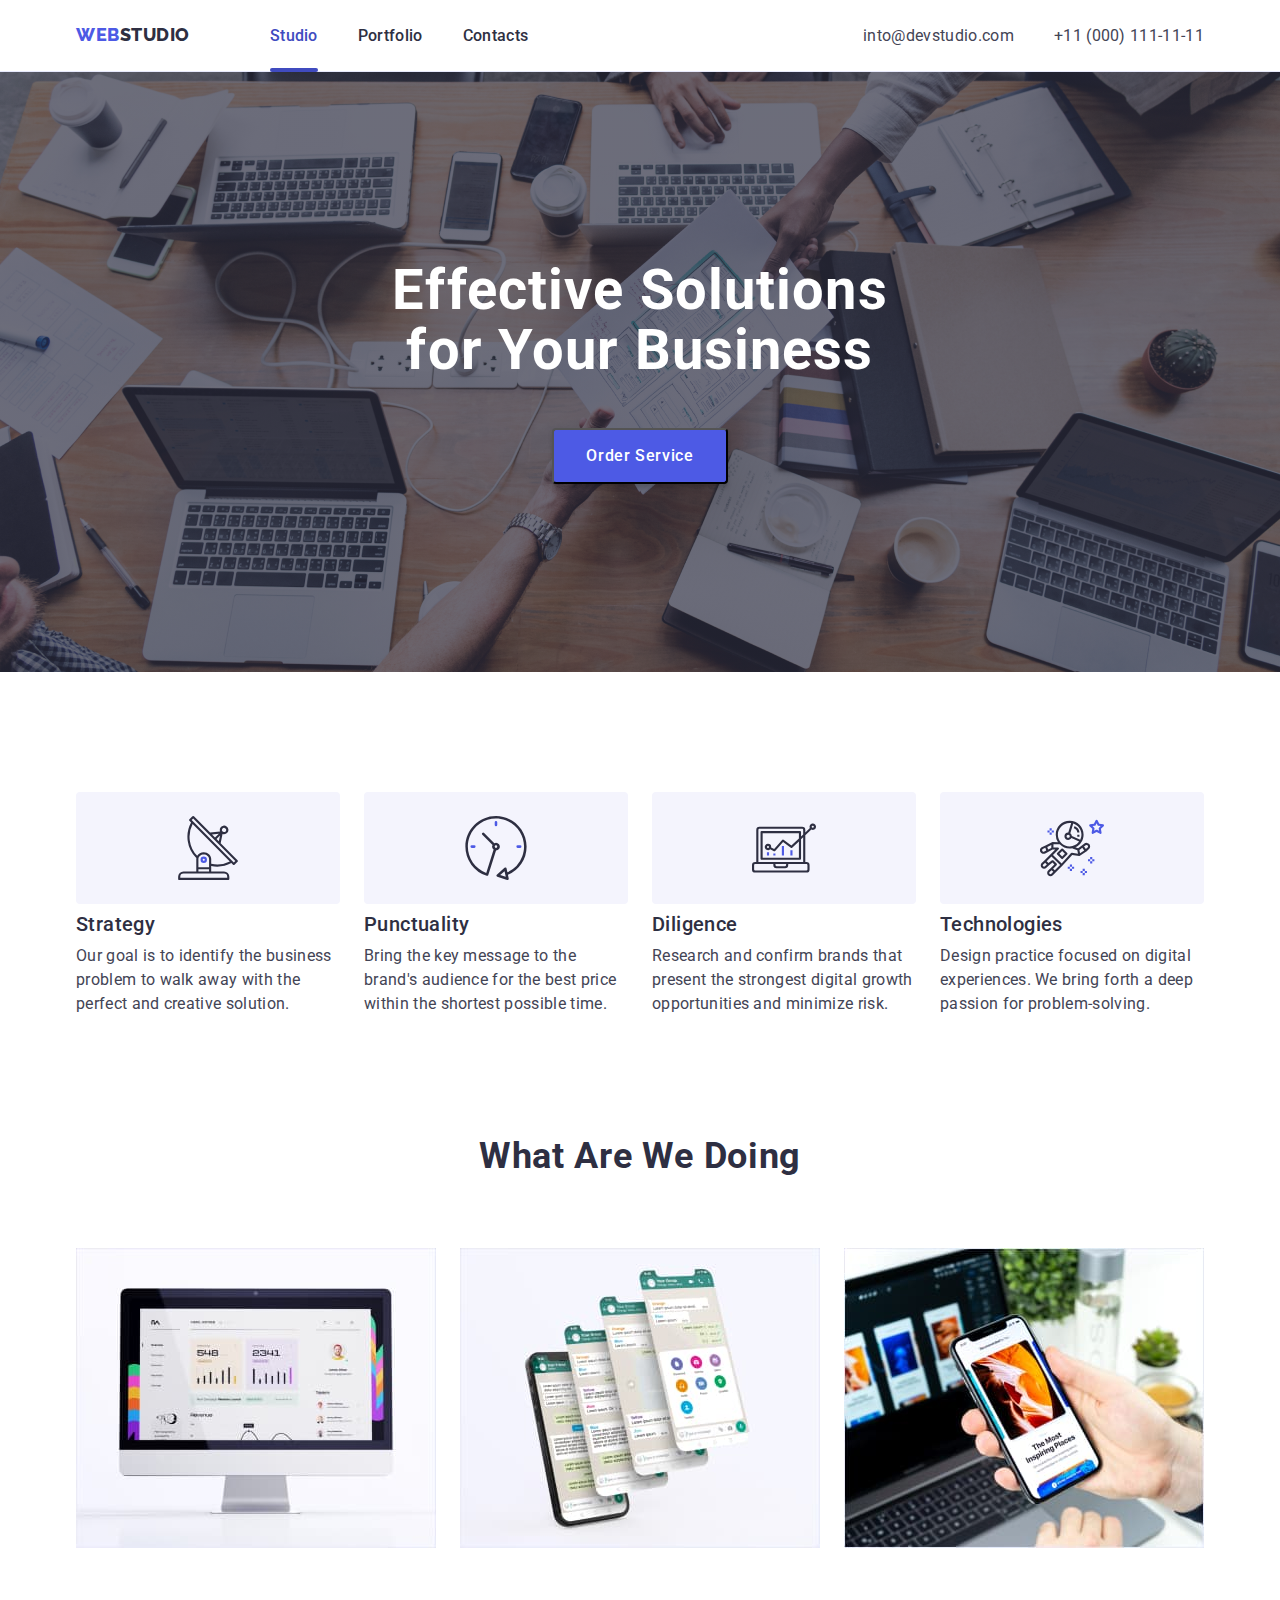
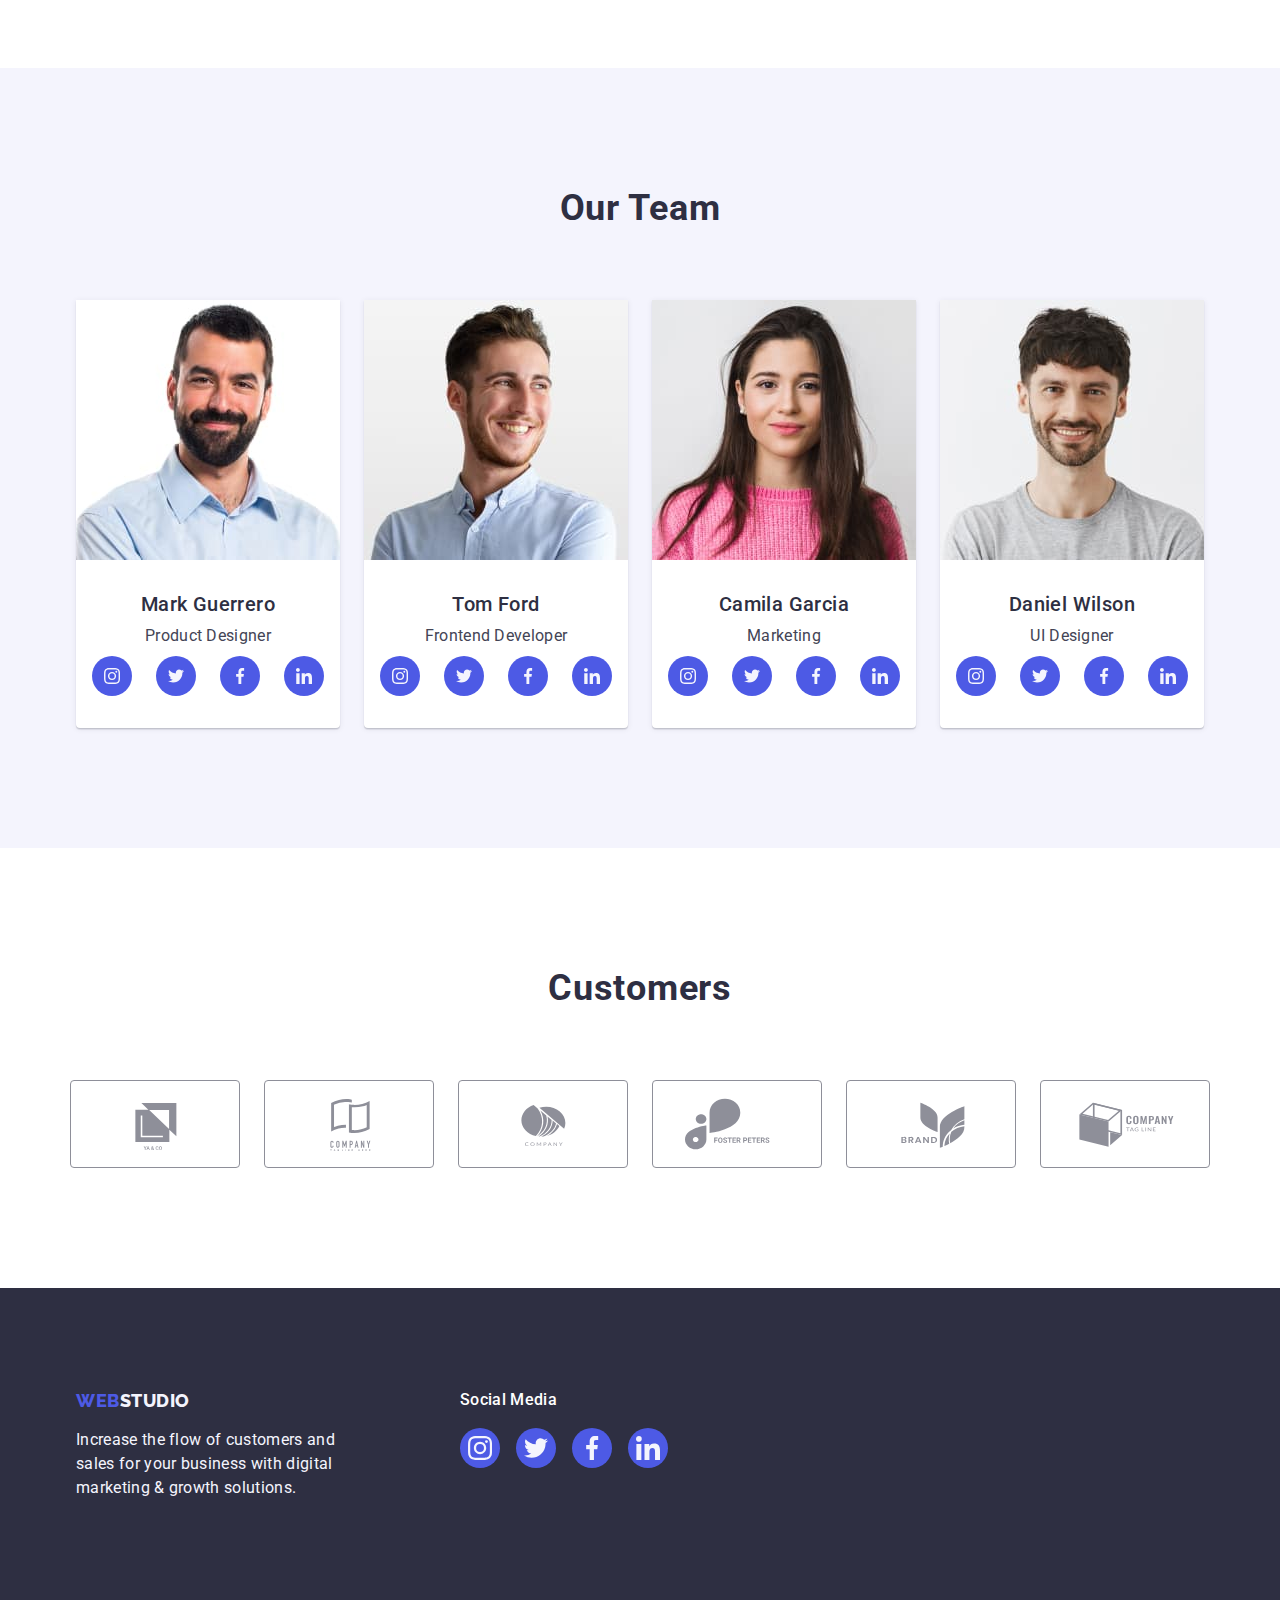
<file: index.html>
<!DOCTYPE html>
<html lang="en">
  <head>
    <meta charset="UTF-8" />
    <meta name="viewport" content="width=device-width, initial-scale=1.0" />
    <title>Main Page</title>

    <link
      rel="stylesheet"
      href="https://cdnjs.cloudflare.com/ajax/libs/modern-normalize/2.0.0/modern-normalize.min.css"
    />

    <link
      href="https://fonts.googleapis.com/css2?family=Raleway:wght@800&family=Roboto:wght@400;500;700;900&display=swap"
      rel="stylesheet"
    />

    <link rel="stylesheet" href="css/styles.css" />
  </head>
  <body>
    <header class="page-header">
      <div class="container">
        <div class="top-line">
          <nav class="navigation">
            <a href="index.html" class="logo"
              ><p>WEB<span class="header-logo">STUDIO</span></p></a
            >
            <ul class="menu-nav">
              <li class="menu-nav-item">
                <a href="index.html" class="nav-link active-link">Studio</a>
              </li>
              <li class="menu-nav-item">
                <a href="portfolio.html" class="nav-link">Portfolio</a>
              </li>
              <li class="menu-nav-item">
                <a href="#contacts" class="nav-link">Contacts</a>
              </li>
            </ul>
          </nav>

          <address class="address-menu">
            <ul class="address-links">
              <li class="address-links-item">
                <a href="mailto:into@devstudio.com" class="mail-link"
                  >into@devstudio.com</a
                >
              </li>

              <li class="address-links-item">
                <a href="tel:+110001111111" class="tel-link"
                  >+11 (000) 111-11-11</a
                >
              </li>
            </ul>
          </address>
        </div>
      </div>
    </header>

    <main>
      <section class="section hero-section">
        <div class="container hero-container">
          <h1 class="main-header">
            Effective Solutions <br />
            for Your Business
          </h1>
          <button type="button" class="button-order-service" data-modal-open>
            Order Service
          </button>
        </div>
      </section>

      <section class="section features">
        <div class="container">
          <h2 hidden class="section-header">Features</h2>
          <ul class="features-list">
            <li class="features-list-item">
              <div class="feature-icon-container">
                <svg class="feature-icon" width="64" height="64">
                  <use href="images/icons.svg#icon-antenna"></use>
                </svg>
              </div>
              <h3 class="feature-item">Strategy</h3>
              <p class="feature-item-content">
                Our goal is to identify the business problem to walk away with
                the perfect and creative solution.
              </p>
            </li>
            <li class="features-list-item">
              <div class="feature-icon-container">
                <svg class="feature-icon" width="64" height="64">
                  <use href="images/icons.svg#icon-clock"></use>
                </svg>
              </div>
              <h3 class="feature-item">Punctuality</h3>
              <p class="feature-item-content">
                Bring the key message to the brand's audience for the best price
                within the shortest possible time.
              </p>
            </li>
            <li class="features-list-item">
              <div class="feature-icon-container">
                <svg class="feature-icon" width="64" height="64">
                  <use href="images/icons.svg#icon-diagram"></use>
                </svg>
              </div>
              <h3 class="feature-item">Diligence</h3>
              <p class="feature-item-content">
                Research and confirm brands that present the strongest digital
                growth opportunities and minimize risk.
              </p>
            </li>
            <li class="features-list-item">
              <div class="feature-icon-container">
                <svg class="feature-icon" width="64" height="64">
                  <use href="images/icons.svg#icon-astronaut"></use>
                </svg>
              </div>
              <h3 class="feature-item">Technologies</h3>
              <p class="feature-item-content">
                Design practice focused on digital experiences. We bring forth a
                deep passion for problem-solving.
              </p>
            </li>
          </ul>
        </div>
      </section>

      <section class="section what-are-we-doing">
        <div class="container">
          <h2 class="section-header">What Are We Doing</h2>
          <ul class="what-we-do">
            <li class="we-do-item">
              <img
                src="images/whatarewedoing-img1.jpg"
                alt="data analytics"
                width="360"
              />
            </li>
            <li class="we-do-item">
              <img
                src="images/whatarewedoing-img2.jpg"
                alt="messaging apps"
                width="360"
              />
            </li>
            <li class="we-do-item">
              <img
                src="images/whatarewedoing-img3.jpg"
                alt="webpages"
                width="360"
              />
            </li>
          </ul>
        </div>
      </section>

      <section class="section our-team">
        <div class="container">
          <h2 class="section-header">Our Team</h2>
          <ul class="team-list">
            <li class="team-card">
              <img
                src="images/mark-guerrero.jpg"
                alt="mark guerrero photo"
                width="264"
              />
              <div class="card-content">
                <h3 class="team-member">Mark Guerrero</h3>
                <p class="member-title">Product Designer</p>
                <ul class="member-icons">
                  <li class="link-icon-container">
                    <a href="#instagram" class="media-link">
                      <svg class="link-icon" width="16" height="16">
                        <use href="images/icons.svg#icon-instagram"></use>
                      </svg>
                    </a>
                  </li>
                  <li class="link-icon-container">
                    <a href="#twitter" class="media-link">
                      <svg class="link-icon" width="16" height="16">
                        <use href="images/icons.svg#icon-twitter"></use>
                      </svg>
                    </a>
                  </li>
                  <li class="link-icon-container">
                    <a href="#facebook" class="media-link">
                      <svg class="link-icon" width="16" height="16">
                        <use href="images/icons.svg#icon-facebook"></use>
                      </svg>
                    </a>
                  </li>
                  <li class="link-icon-container">
                    <a href="#linkedin" class="media-link"
                      ><svg class="link-icon" width="16" height="16">
                        <use href="images/icons.svg#icon-linkedin"></use>
                      </svg>
                    </a>
                  </li>
                </ul>
              </div>
            </li>
            <li class="team-card">
              <img src="images/tom-ford.jpg" alt="tom ford photo" width="264" />
              <div class="card-content">
                <h3 class="team-member">Tom Ford</h3>
                <p class="member-title">Frontend Developer</p>
                <ul class="member-icons">
                  <li class="link-icon-container">
                    <a href="#instagram" class="media-link">
                      <svg class="link-icon" width="16" height="16">
                        <use href="images/icons.svg#icon-instagram"></use>
                      </svg>
                    </a>
                  </li>
                  <li class="link-icon-container">
                    <a href="#twitter" class="media-link">
                      <svg class="link-icon" width="16" height="16">
                        <use href="images/icons.svg#icon-twitter"></use>
                      </svg>
                    </a>
                  </li>
                  <li class="link-icon-container">
                    <a href="#facebook" class="media-link">
                      <svg class="link-icon" width="16" height="16">
                        <use href="images/icons.svg#icon-facebook"></use>
                      </svg>
                    </a>
                  </li>
                  <li class="link-icon-container">
                    <a href="#linkedin" class="media-link"
                      ><svg class="link-icon" width="16" height="16">
                        <use href="images/icons.svg#icon-linkedin"></use>
                      </svg>
                    </a>
                  </li>
                </ul>
              </div>
            </li>
            <li class="team-card">
              <img
                src="images/camila-garcia.jpg"
                alt="camila garcia photo"
                width="264"
              />
              <div class="card-content">
                <h3 class="team-member">Camila Garcia</h3>
                <p class="member-title">Marketing</p>
                <ul class="member-icons">
                  <li class="link-icon-container">
                    <a href="#instagram" class="media-link">
                      <svg class="link-icon" width="16" height="16">
                        <use href="images/icons.svg#icon-instagram"></use>
                      </svg>
                    </a>
                  </li>
                  <li class="link-icon-container">
                    <a href="#twitter" class="media-link">
                      <svg class="link-icon" width="16" height="16">
                        <use href="images/icons.svg#icon-twitter"></use>
                      </svg>
                    </a>
                  </li>
                  <li class="link-icon-container">
                    <a href="#facebook" class="media-link">
                      <svg class="link-icon" width="16" height="16">
                        <use href="images/icons.svg#icon-facebook"></use>
                      </svg>
                    </a>
                  </li>
                  <li class="link-icon-container">
                    <a href="#linkedin" class="media-link"
                      ><svg class="link-icon" width="16" height="16">
                        <use href="images/icons.svg#icon-linkedin"></use>
                      </svg>
                    </a>
                  </li>
                </ul>
              </div>
            </li>
            <li class="team-card">
              <img
                src="images/daniel-wilson.jpg"
                alt="daniel wilson photo"
                width="264"
              />
              <div class="card-content">
                <h3 class="team-member">Daniel Wilson</h3>
                <p class="member-title">UI Designer</p>
                <ul class="member-icons">
                  <li class="link-icon-container">
                    <a href="#instagram" class="media-link">
                      <svg class="link-icon" width="16" height="16">
                        <use href="images/icons.svg#icon-instagram"></use>
                      </svg>
                    </a>
                  </li>
                  <li class="link-icon-container">
                    <a href="#twitter" class="media-link">
                      <svg class="link-icon" width="16" height="16">
                        <use href="images/icons.svg#icon-twitter"></use>
                      </svg>
                    </a>
                  </li>
                  <li class="link-icon-container">
                    <a href="#facebook" class="media-link">
                      <svg class="link-icon" width="16" height="16">
                        <use href="images/icons.svg#icon-facebook"></use>
                      </svg>
                    </a>
                  </li>
                  <li class="link-icon-container">
                    <a href="#linkedin" class="media-link"
                      ><svg class="link-icon" width="16" height="16">
                        <use href="images/icons.svg#icon-linkedin"></use>
                      </svg>
                    </a>
                  </li>
                </ul>
              </div>
            </li>
          </ul>
        </div>
      </section>

      <section class="section customers">
        <div class="container">
          <h2 class="section-header">Customers</h2>
          <ul class="customer-list">
            <li class="customer-container">
              <a href="#client1" class="customer-link">
                <svg class="customer-logo" width="104" height="56">
                  <use href="images/icons.svg#icon-client-1"></use>
                </svg>
              </a>
            </li>
            <li class="customer-container">
              <a href="#client2" class="customer-link">
                <svg class="customer-logo" width="104" height="56">
                  <use href="images/icons.svg#icon-client-2"></use>
                </svg>
              </a>
            </li>
            <li class="customer-container">
              <a href="#client3" class="customer-link">
                <svg class="customer-logo" width="104" height="56">
                  <use href="images/icons.svg#icon-client-3"></use>
                </svg>
              </a>
            </li>
            <li class="customer-container">
              <a href="#client4" class="customer-link">
                <svg class="customer-logo" width="104" height="56">
                  <use href="images/icons.svg#icon-client-4"></use>
                </svg>
              </a>
            </li>
            <li class="customer-container">
              <a href="#client5" class="customer-link">
                <svg class="customer-logo" width="104" height="56">
                  <use href="images/icons.svg#icon-client-5"></use>
                </svg>
              </a>
            </li>
            <li class="customer-container">
              <a href="#client6" class="customer-link">
                <svg class="customer-logo" width="104" height="56">
                  <use href="images/icons.svg#icon-client-6"></use>
                </svg>
              </a>
            </li>
          </ul>
        </div>
      </section>
    </main>

    <footer class="page-footer">
      <div class="container">
        <div class="footer-about">
          <a href="index.html" class="logo"
            ><p>WEB<span class="footer-studio">STUDIO</span></p></a
          >
          <p class="footer-text">
            Increase the flow of customers and sales for your business with
            digital marketing & growth solutions.
          </p>
        </div>
        <div class="footer-social">
          <h3 class="footer-social-media">Social Media</h3>
          <ul class="social-icons">
            <li class="link-icon-container">
              <a href="#instagram" class="media-link">
                <svg class="link-icon" width="24" height="24">
                  <use href="images/icons.svg#icon-instagram"></use>
                </svg>
              </a>
            </li>
            <li class="link-icon-container">
              <a href="#twitter" class="media-link">
                <svg class="link-icon" width="24" height="24">
                  <use href="images/icons.svg#icon-twitter"></use>
                </svg>
              </a>
            </li>
            <li class="link-icon-container">
              <a href="#facebook" class="media-link">
                <svg class="link-icon" width="24" height="24">
                  <use href="images/icons.svg#icon-facebook"></use>
                </svg>
              </a>
            </li>
            <li class="link-icon-container">
              <a href="#linkedin" class="media-link"
                ><svg class="link-icon" width="24" height="24">
                  <use href="images/icons.svg#icon-linkedin"></use>
                </svg>
              </a>
            </li>
          </ul>
        </div>
      </div>
    </footer>

    <div class="modal is-hidden" data-modal>
      <div class="modal-box">
        <svg class="close-button" width="24px" height="24px" data-modal-close>
          <use href="images/icons.svg#icon-close"></use>
        </svg>
      </div>
    </div>

    <script src="./js/modal.js"></script>
  </body>
</html>
</file>
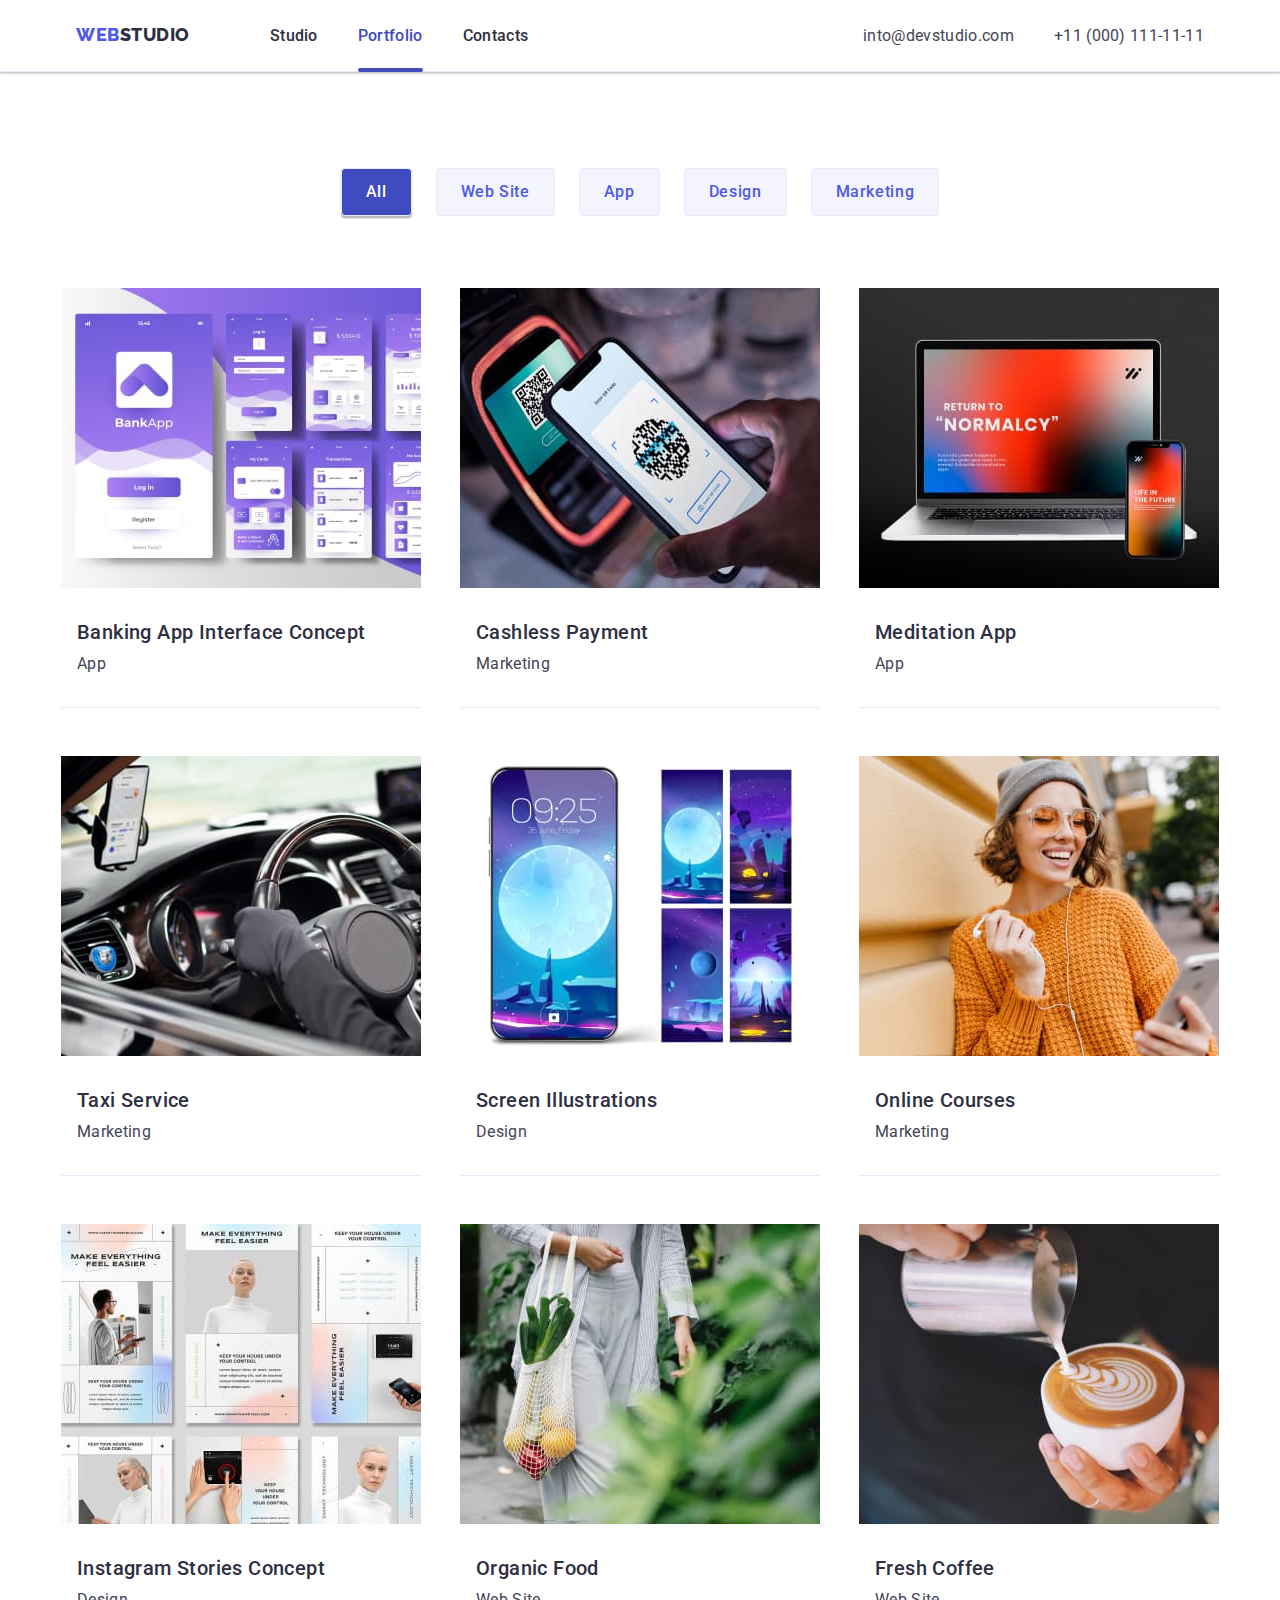
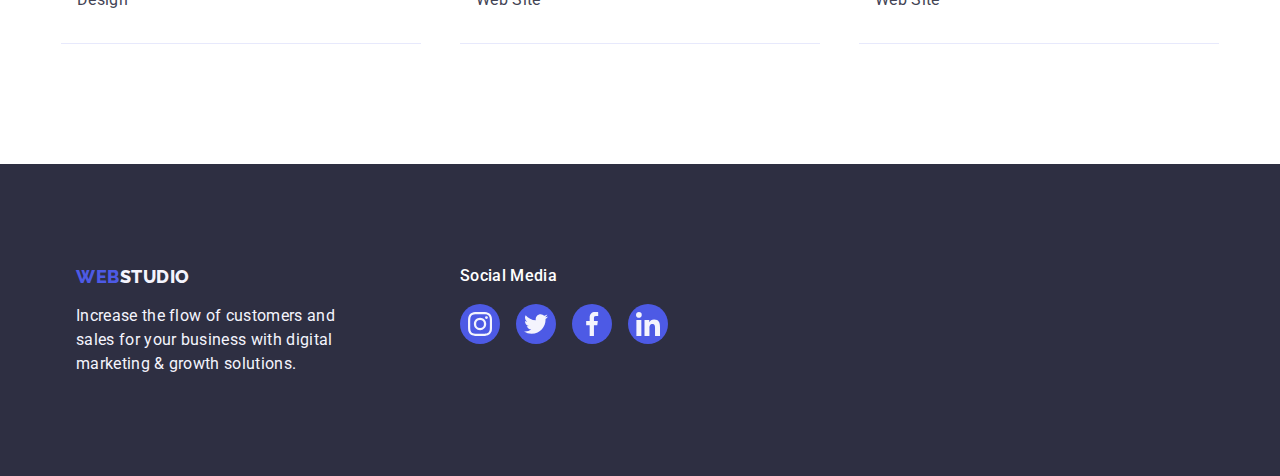
<file: portfolio.html>
<!DOCTYPE html>
<html lang="en">
  <head>
    <meta charset="UTF-8" />
    <meta name="viewport" content="width=device-width, initial-scale=1.0" />
    <title>Portfolio</title>

    <link
      rel="stylesheet"
      href="https://cdnjs.cloudflare.com/ajax/libs/modern-normalize/2.0.0/modern-normalize.min.css"
    />

    <link
      href="https://fonts.googleapis.com/css2?family=Raleway:wght@800&family=Roboto:wght@400;500;700;900&display=swap"
      rel="stylesheet"
    />

    <link rel="stylesheet" href="css/styles.css" />
  </head>
  <body>
    <header class="page-header">
      <div class="container">
        <div class="top-line">
          <nav class="navigation">
            <a href="index.html" class="logo"
              ><p>WEB<span class="header-logo">STUDIO</span></p></a
            >
            <ul class="menu-nav">
              <li class="menu-nav-item">
                <a href="index.html" class="nav-link">Studio</a>
              </li>
              <li class="menu-nav-item">
                <a href="portfolio.html" class="nav-link active-link"
                  >Portfolio</a
                >
              </li>
              <li class="menu-nav-item">
                <a href="#contacts" class="nav-link">Contacts</a>
              </li>
            </ul>
          </nav>

          <address class="address-menu">
            <ul class="address-links">
              <li class="address-links-item">
                <a href="mailto:into@devstudio.com" class="mail-link"
                  >into@devstudio.com</a
                >
              </li>

              <li class="address-links-item">
                <a href="tel:+110001111111" class="tel-link"
                  >+11 (000) 111-11-11</a
                >
              </li>
            </ul>
          </address>
        </div>
      </div>
    </header>

    <main>
      <section class="portfolio">
        <div class="container">
          <ul class="filter-list">
            <li class="filter-item">
              <button type="button" class="filter-button filter-active">
                All
              </button>
            </li>
            <li class="filter-item">
              <button type="button" class="filter-button">Web Site</button>
            </li>
            <li class="filter-item">
              <button type="button" class="filter-button">App</button>
            </li>
            <li class="filter-item">
              <button type="button" class="filter-button">Design</button>
            </li>
            <li class="filter-item">
              <button type="button" class="filter-button">Marketing</button>
            </li>
          </ul>

          <ul class="project-list">
            <li class="project-card">
              <figure class="card-image">
                <img
                  src="images/bank-interface-concept.jpg"
                  alt="banking app interface concept"
                  width="360"
                />
                <figcaption class="overlay-content">
                  14 Stylish and User-Friendly App Design Concepts · Task
                  Manager App · Calorie Tracker App · Exotic Fruit Ecommerce App
                  · Cloud Storage App
                </figcaption>
              </figure>
              <div class="project-card-content">
                <h3 class="project-title">Banking App Interface Concept</h3>
                <p class="project-type">App</p>
              </div>
            </li>
            <li class="project-card">
              <figure class="card-image">
                <img
                  src="images/cashless-payment.jpg"
                  alt="cashless payment"
                  width="360"
                />
                <figcaption class="overlay-content">
                  14 Stylish and User-Friendly App Design Concepts · Task
                  Manager App · Calorie Tracker App · Exotic Fruit Ecommerce App
                  · Cloud Storage App
                </figcaption>
              </figure>
              <div class="project-card-content">
                <h3 class="project-title">Cashless Payment</h3>
                <p class="project-type">Marketing</p>
              </div>
            </li>
            <li class="project-card">
              <figure class="card-image">
                <img
                  src="images/meditation-app.jpg"
                  alt="meditation app"
                  width="360"
                />
                <figcaption class="overlay-content">
                  14 Stylish and User-Friendly App Design Concepts · Task
                  Manager App · Calorie Tracker App · Exotic Fruit Ecommerce App
                  · Cloud Storage App
                </figcaption>
              </figure>
              <div class="project-card-content">
                <h3 class="project-title">Meditation App</h3>
                <p class="project-type">App</p>
              </div>
            </li>
            <li class="project-card">
              <figure class="card-image">
                <img
                  src="images/taxi-service.jpg"
                  alt="taxi service"
                  width="360"
                />
                <figcaption class="overlay-content">
                  14 Stylish and User-Friendly App Design Concepts · Task
                  Manager App · Calorie Tracker App · Exotic Fruit Ecommerce App
                  · Cloud Storage App
                </figcaption>
              </figure>
              <div class="project-card-content">
                <h3 class="project-title">Taxi Service</h3>
                <p class="project-type">Marketing</p>
              </div>
            </li>
            <li class="project-card">
              <figure class="card-image">
                <img
                  src="images/screen-illustrations.jpg"
                  alt="screen illustrations"
                  width="360"
                />
                <figcaption class="overlay-content">
                  14 Stylish and User-Friendly App Design Concepts · Task
                  Manager App · Calorie Tracker App · Exotic Fruit Ecommerce App
                  · Cloud Storage App
                </figcaption>
              </figure>
              <div class="project-card-content">
                <h3 class="project-title">Screen Illustrations</h3>
                <p class="project-type">Design</p>
              </div>
            </li>
            <li class="project-card">
              <figure class="card-image">
                <img
                  src="images/online-courses.jpg"
                  alt="online courses"
                  width="360"
                />
                <figcaption class="overlay-content">
                  14 Stylish and User-Friendly App Design Concepts · Task
                  Manager App · Calorie Tracker App · Exotic Fruit Ecommerce App
                  · Cloud Storage App
                </figcaption>
              </figure>
              <div class="project-card-content">
                <h3 class="project-title">Online Courses</h3>
                <p class="project-type">Marketing</p>
              </div>
            </li>
            <li class="project-card">
              <figure class="card-image">
                <img
                  src="images/instagram-stories-concept.jpg"
                  alt="instagram stories concept"
                  width="360"
                />
                <figcaption class="overlay-content">
                  14 Stylish and User-Friendly App Design Concepts · Task
                  Manager App · Calorie Tracker App · Exotic Fruit Ecommerce App
                  · Cloud Storage App
                </figcaption>
              </figure>
              <div class="project-card-content">
                <h3 class="project-title">Instagram Stories Concept</h3>
                <p class="project-type">Design</p>
              </div>
            </li>
            <li class="project-card">
              <figure class="card-image">
                <img
                  src="images/organic-food.jpg"
                  alt="organic food"
                  width="360"
                />
                <figcaption class="overlay-content">
                  14 Stylish and User-Friendly App Design Concepts · Task
                  Manager App · Calorie Tracker App · Exotic Fruit Ecommerce App
                  · Cloud Storage App
                </figcaption>
              </figure>
              <div class="project-card-content">
                <h3 class="project-title">Organic Food</h3>
                <p class="project-type">Web Site</p>
              </div>
            </li>
            <li class="project-card">
              <figure class="card-image">
                <img
                  src="images/fresh-coffee.jpg"
                  alt="fresh coffee"
                  width="360"
                />
                <figcaption class="overlay-content">
                  14 Stylish and User-Friendly App Design Concepts · Task
                  Manager App · Calorie Tracker App · Exotic Fruit Ecommerce App
                  · Cloud Storage App
                </figcaption>
              </figure>
              <div class="project-card-content">
                <h3 class="project-title">Fresh Coffee</h3>
                <p class="project-type">Web Site</p>
              </div>
            </li>
          </ul>
        </div>
      </section>
    </main>

    <footer class="page-footer">
      <div class="container">
        <div class="footer-about">
          <a href="index.html" class="logo"
            ><p>WEB<span class="footer-studio">STUDIO</span></p></a
          >
          <p class="footer-text">
            Increase the flow of customers and sales for your business with
            digital marketing & growth solutions.
          </p>
        </div>
        <div class="footer-social">
          <h3 class="footer-social-media">Social Media</h3>
          <ul class="social-icons">
            <li class="link-icon-container">
              <a href="#instagram" class="media-link">
                <svg class="link-icon" width="24" height="24">
                  <use href="images/icons.svg#icon-instagram"></use>
                </svg>
              </a>
            </li>
            <li class="link-icon-container">
              <a href="#twitter" class="media-link">
                <svg class="link-icon" width="24" height="24">
                  <use href="images/icons.svg#icon-twitter"></use>
                </svg>
              </a>
            </li>
            <li class="link-icon-container">
              <a href="#facebook" class="media-link">
                <svg class="link-icon" width="24" height="24">
                  <use href="images/icons.svg#icon-facebook"></use>
                </svg>
              </a>
            </li>
            <li class="link-icon-container">
              <a href="#linkedin" class="media-link"
                ><svg class="link-icon" width="24" height="24">
                  <use href="images/icons.svg#icon-linkedin"></use>
                </svg>
              </a>
            </li>
          </ul>
        </div>
      </div>
    </footer>
  </body>
</html>
</file>
<file: css/styles.css>
/*##########################################*/
/* General Declarations */
/*##########################################*/

:root {
  --IRIS: #4d5ae5;
  --OCEAN: #404bbf;
  --NAVY-BLUE: #2e2f42;
  --GREEN: #31d0aa;
  --SLATE: #434455;
  --LIGHT-SLATE: #8e8f99;
  --CORNFLOWER: #e7e9fc;
  --CLOUD: #f4f4fd;
  --NAVY-BLUE-modal: rgba(46, 47, 66, 0.4);
  --GRAY: rgba(46, 47, 66, 0.7);
  --WHITE: #fff;
  --DAIRY: #fcfcfc;
}

* {
  box-sizing: border-box;
}

body {
  font-family: Roboto, Sans Serif;
  background: var(--WHITE);
  color: var(--SLATE);
  margin: 0px;
}

h1,
h2,
h3,
ul,
p {
  padding-left: 0;
  margin: 0px;
}

/*#########################################*/
/* Container Styles */
/*#########################################*/

.container {
  display: block;
  width: 1158px;
  padding: 0px 15px;
  margin-left: auto;
  margin-right: auto;
}

/*#########################################*/
/* Section Styles */
/*#########################################*/

.section {
  padding: 120px 0px;
}

.section-header {
  color: var(--NAVY-BLUE);
  text-align: center;
  font-size: 36px;
  line-height: 1.1111111111;
  letter-spacing: 0.72px;
  text-transform: capitalize;
}

/*#########################################*/
/* Logo Styles */
/*#########################################*/

.logo {
  text-decoration: none;
  color: var(--IRIS);
  font-family: Raleway, Sans Serif;
  font-size: 18px;
  line-height: 1.16666666;
  font-weight: 800;
  letter-spacing: 0.54px;
  text-transform: uppercase;
  align-items: center;
}

.logo > p {
  padding: 0px 0px;
}

.header-logo {
  color: var(--NAVY-BLUE);
}

.footer-studio {
  color: var(--CLOUD);
}

/*#########################################*/
/* Header Styles */
/*#########################################*/

.menu-nav,
.address-links,
.features-list,
.what-we-do,
.team-list,
.filter-list,
.project-list {
  list-style-type: none;
}

.nav-link {
  text-decoration: none;
  color: var(--NAVY-BLUE);
  font-weight: 500;
  line-height: 1.5;
  letter-spacing: 0.32px;

  transition-property: color;
  transition-duration: 250ms;
  transition-timing-function: cubic-bezier(0.4, 0, 0.2, 1);
}

.active-link,
.nav-link:hover,
.nav-link:focus,
.nav-link:active {
  color: var(--OCEAN);
}

.menu-nav-item {
  position: relative;
}

.nav-link::after {
  content: "";
  width: 100%;
  height: 4px;
  background: var(--OCEAN);
  border-radius: 2px;
  display: none;

  position: absolute;
  left: 0px;
  top: 44px;
}

.active-link::after {
  display: inline;
}

.mail-link,
.tel-link {
  text-decoration: none;
  color: var(--SLATE);
  font-style: normal;
  line-height: 1.5;
  letter-spacing: 0.32px;

  transition-property: color;
  transition-duration: 250ms;
  transition-timing-function: cubic-bezier(0.4, 0, 0.2, 1);
}

.mail-link:hover,
.tel-link:hover,
.mail-link:focus,
.tel-link:focus,
.mail-link:active,
.tel-link:active {
  color: var(--OCEAN);
}

.top-line {
  display: flex;
  justify-content: space-between;
  align-items: center;
  padding: 24px 0px 23px;
}

.page-header {
  border-bottom: 1px solid var(--CORNFLOWER, #e7e9fc);
  box-shadow: 0px 1px 6px 0px rgba(46, 47, 66, 0.08),
    0px 1px 1px 0px rgba(46, 47, 66, 0.16),
    0px 2px 1px 0px rgba(46, 47, 66, 0.08);
}

.navigation,
.menu-nav,
.address-links,
.navigation > .logo,
.menu-nav-item,
.address-links-item {
  display: inline-block;
}

.navigation > .logo {
  margin-right: 76px;
}

.menu-nav-item,
.address-links-item {
  margin-right: 36px;
}

.menu-nav-item:last-child,
.address-links-item:last-child {
  margin-right: 0px;
}

/*#########################################*/
/* Hero Styles */
/*#########################################*/

.section.hero-section {
  background-image: linear-gradient(
      rgba(46, 47, 66, 0.7),
      rgba(46, 47, 66, 0.7)
    ),
    url("../images/hero-bg-image.jpg");
  background-size: cover;
  background-repeat: no-repeat;
  background-position: center;
  padding: 188px 0px;
  max-width: 1440px;
  margin: 0 auto;
}

.container.hero-container {
  text-align: center;
}

.main-header {
  margin-left: auto;
  margin-right: auto;
  color: var(--WHITE);
  font-size: 56px;
  line-height: 1.07143;
  letter-spacing: 1.12px;
  margin-bottom: 48px;
  width: 496px;
}

.button-order-service {
  border-radius: 4px;
  background: var(--IRIS);
  box-shadow: 0px 4px 4px 0px rgba(0, 0, 0, 0.15);

  color: var(--WHITE);
  font-size: 16px;
  font-weight: 500;
  line-height: 1.5;
  letter-spacing: 0.64px;
  cursor: pointer;

  padding: 14px 32px;

  transition-property: background-color;
  transition-duration: 250ms;
  transition-timing-function: cubic-bezier(0.4, 0, 0.2, 1);
}

.button-order-service:hover,
.button-order-service:focus,
.button-order-service:active {
  background-color: var(--OCEAN);
}

/*#########################################*/
/* Index Content Styles */
/*#########################################*/

.feature-item,
.team-member,
.project-title {
  color: var(--NAVY-BLUE);
  font-size: 20px;
  font-weight: 500;
  line-height: 1.2;
  letter-spacing: 0.4px;
}

.feature-item-content,
.project-type {
  line-height: 1.5;
  letter-spacing: 0.32px;
}

.features-list {
  display: flex;
  flex-wrap: wrap;
  column-gap: 24px;
}

.features-list-item {
  flex-basis: calc((100% - 72px) / 4);
}

.feature-icon-container {
  display: block;
  padding: 24px 100px;
  margin-bottom: 8px;
  background-color: var(--CLOUD);
  border-radius: 4px;
}

.feature-icon {
  display: block;
}

.feature-item {
  margin-bottom: 8px;
}

.section.what-are-we-doing {
  padding-top: 0px;
}

.what-we-do {
  padding-top: 72px;
  display: flex;
  flex-wrap: wrap;
  column-gap: 24px;
}

.we-do-item {
  flex-basis: calc((100% - 48px) / 3);
}

.we-do-item > img {
  display: block;
}

.section.our-team {
  background: var(--CLOUD);
}

.team-list {
  padding-top: 72px;
  display: flex;
  flex-wrap: wrap;
  column-gap: 24px;
}

.team-card {
  flex-basis: calc((100% - 72px) / 4);
  background: var(--WHITE);
  padding-bottom: 32px;
  border-radius: 0px 0px 4px 4px;
  background: --WHITE;
  box-shadow: 0px 2px 1px 0px rgba(46, 47, 66, 0.08),
    0px 1px 1px 0px rgba(46, 47, 66, 0.16),
    0px 1px 6px 0px rgba(46, 47, 66, 0.08);
}

.team-card > img {
  display: block;
  margin-bottom: 32px;
}

.card-content {
  background: var(--WHITE);
  text-align: center;
  padding: 0px 16px;
}

.team-member {
  margin-bottom: 8px;
}

.member-title {
  line-height: 1.5;
  letter-spacing: 0.32px;
  margin-bottom: 8px;
}

.member-icons {
  list-style-type: none;
  display: flex;
  column-gap: 24px;
  justify-content: center;
}

.link-icon-container {
  background-color: var(--IRIS);
  padding: 12px;
  border-radius: 50%;

  transition-property: background-color;
  transition-duration: 250ms;
  transition-timing-function: cubic-bezier(0.4, 0, 0.2, 1);
}

.link-icon-container:hover,
.link-icon-container:focus-within {
  background-color: var(--OCEAN);
  cursor: pointer;
}

.media-link {
  text-decoration: none;
  color: var(--CLOUD);
}

.link-icon {
  display: block;
  fill: currentColor;
}

.customer-list {
  list-style-type: none;
  display: flex;
  justify-content: center;
  column-gap: 24px;
  padding-top: 72px;
}

.customer-container {
  display: flex;
  justify-content: center;
  padding: 15px 32px;
  flex-basis: calc((100% - 120px) / 6);

  border-radius: 4px;
  border: 1px solid var(--LIGHT-SLATE);

  transition-property: border;
  transition-duration: 250ms;
  transition-timing-function: cubic-bezier(0.4, 0, 0.2, 1);
}

.customer-container:hover,
.customer-container:focus-within {
  border: 1px solid var(--OCEAN);
  cursor: pointer;
}

.customer-link {
  text-decoration: none;
  color: var(--LIGHT-SLATE);

  transition-property: color;
  transition-duration: 250ms;
  transition-timing-function: cubic-bezier(0.4, 0, 0.2, 1);
}

.customer-container:hover .customer-link,
.customer-link:focus {
  color: var(--OCEAN);
}

.customer-logo {
  display: block;
  fill: currentColor;
}

/*#########################################*/
/* Footer Styles */
/*#########################################*/

.page-footer {
  padding: 100px 0px;
  background: var(--NAVY-BLUE);
}

.page-footer a.logo > p {
  margin-bottom: 16px;
  padding: 1.5px 0px;
}

.page-footer > .container {
  display: flex;
}

.footer-about {
  margin-right: 120px;
}

.footer-text {
  color: var(--CLOUD);
  line-height: 1.5;
  letter-spacing: 0.32px;
  width: 264px;
}

.footer-social-media {
  margin-bottom: 16px;
  color: var(--WHITE);
  font-size: 16px;
  font-weight: 500;
  line-height: 1.5;
  letter-spacing: 0.32px;
}

.social-icons {
  list-style-type: none;
  display: flex;
  justify-content: center;
  column-gap: 16px;
}

.social-icons > .link-icon-container {
  background-color: var(--IRIS);
  padding: 8px;
}

.social-icons > .link-icon-container:hover,
.social-icons > .link-icon-container:focus-within {
  background-color: var(--GREEN);
  cursor: pointer;
}

/*#########################################*/
/* Modal Styles */
/*#########################################*/

.modal {
  position: fixed;
  top: 0px;
  left: 0px;
  width: 100vw;
  height: 100vh;
  background-color: var(--NAVY-BLUE-modal);
  display: flex;
  justify-content: center;
  align-items: center;
  visibility: visible;
  opacity: 1;
  pointer-events: auto;

  transition-property: display, visibility, opacity, pointer-events;
  transition-duration: 1000ms;
  transition-timing-function: cubic-bezier(0.4, 0, 0.2, 1);
}

.modal.is-hidden {
  visibility: hidden;
  opacity: 0;
  pointer-events: none;
}

.modal-box {
  width: 408px;
  height: 584px;
  background-color: var(--DAIRY);
  border-radius: 4px;
  box-shadow: 0px 2px 1px 0px rgba(0, 0, 0, 0.2),
    0px 1px 3px 0px rgba(0, 0, 0, 0.12), 0px 1px 1px 0px rgba(0, 0, 0, 0.14);
  position: relative;

  scale: 1;
  transform: translateY(0px);
  opacity: 1;

  transition-property: scale, transform, opacity;
  transition-duration: 1000ms;
  transition-timing-function: cubic-bezier(0.4, 0, 0.2, 1);
}

.modal.is-hidden .modal-box {
  scale: 0;
  transform: translateY(-100%);
  opacity: 0;
}

.close-button {
  position: absolute;
  top: 24px;
  right: 24px;
  cursor: pointer;
}

/*#########################################*/
/* Portfolio Content Styles */
/*#########################################*/

.filter-button {
  border-radius: 4px;
  background: var(--CLOUD);
  border: 1px solid var(--CORNFLOWER);
  padding: 11px 24px;

  color: var(--IRIS);
  text-align: center;
  font-size: 16px;
  font-weight: 500;
  line-height: 1.5;
  letter-spacing: 0.64px;

  transition-property: background-color, color, box-shadow;
  transition-duration: 250ms;
  transition-timing-function: cubic-bezier(0.4, 0, 0.2, 1);
}

.filter-button:hover,
.filter-button:focus,
.filter-button:active,
.filter-active {
  background-color: var(--OCEAN);
  box-shadow: 0px 2px 2px 0px rgba(0, 0, 0, 0.12),
    0px 2px 1px 0px rgba(0, 0, 0, 0.08), 0px 3px 1px 0px rgba(0, 0, 0, 0.1);
  color: var(--WHITE);
  cursor: pointer;
}

.filter-list {
  display: block;
  text-align: center;
  padding: 0px 0px 72px;
}

.filter-item {
  display: inline-block;
  margin-right: 20px;
}

.filter-item:last-child {
  margin-right: 0px;
}

.portfolio > .container {
  padding: 96px 0px 120px;
}

.project-list {
  display: flex;
  justify-content: space-between;
  flex-wrap: wrap;
  gap: 48px 24px;
}

.project-card {
  flex-basis: calc((100% - 48px) / 3);
  padding-bottom: 31px;
  border-bottom: 1px solid var(--CORNFLOWER);
  background: var(--WHITE, #fff);
  max-width: 360px;

  /* position: relative; */

  transition-property: box-shadow;
  transition-duration: 250ms;
  transition-timing-function: cubic-bezier(0.4, 0, 0.2, 1);
}

.project-card:hover {
  box-shadow: 0px 2px 1px 0px rgba(46, 47, 66, 0.08),
    0px 1px 1px 0px rgba(46, 47, 66, 0.16),
    0px 1px 6px 0px rgba(46, 47, 66, 0.08);
  cursor: pointer;
}

.project-card-content {
  padding: 0px 16px;
}

.project-title {
  margin-bottom: 8px;
}

/*#########################################*/
/* Portfolio Overlay Content Styles */
/*#########################################*/

.card-image {
  margin: 0px 0px 32px;
  position: relative;
  display: block;
  overflow: hidden;
}

.card-image > img {
  display: block;
}

.overlay-content {
  color: var(--CLOUD);
  line-height: 1.5;
  letter-spacing: 0.32px;

  position: absolute;
  top: 100%;
  left: 0px;
  width: 360px;
  height: 300px;
  background-color: var(--IRIS);

  display: flex;
  padding: 40px 32px 164px;

  transition-property: transform;
  transition-duration: 250ms;
  transition-timing-function: cubic-bezier(0.4, 0, 0.2, 1);
}

.project-card:hover .overlay-content {
  transform: translateY(-100%);
}
</file>
